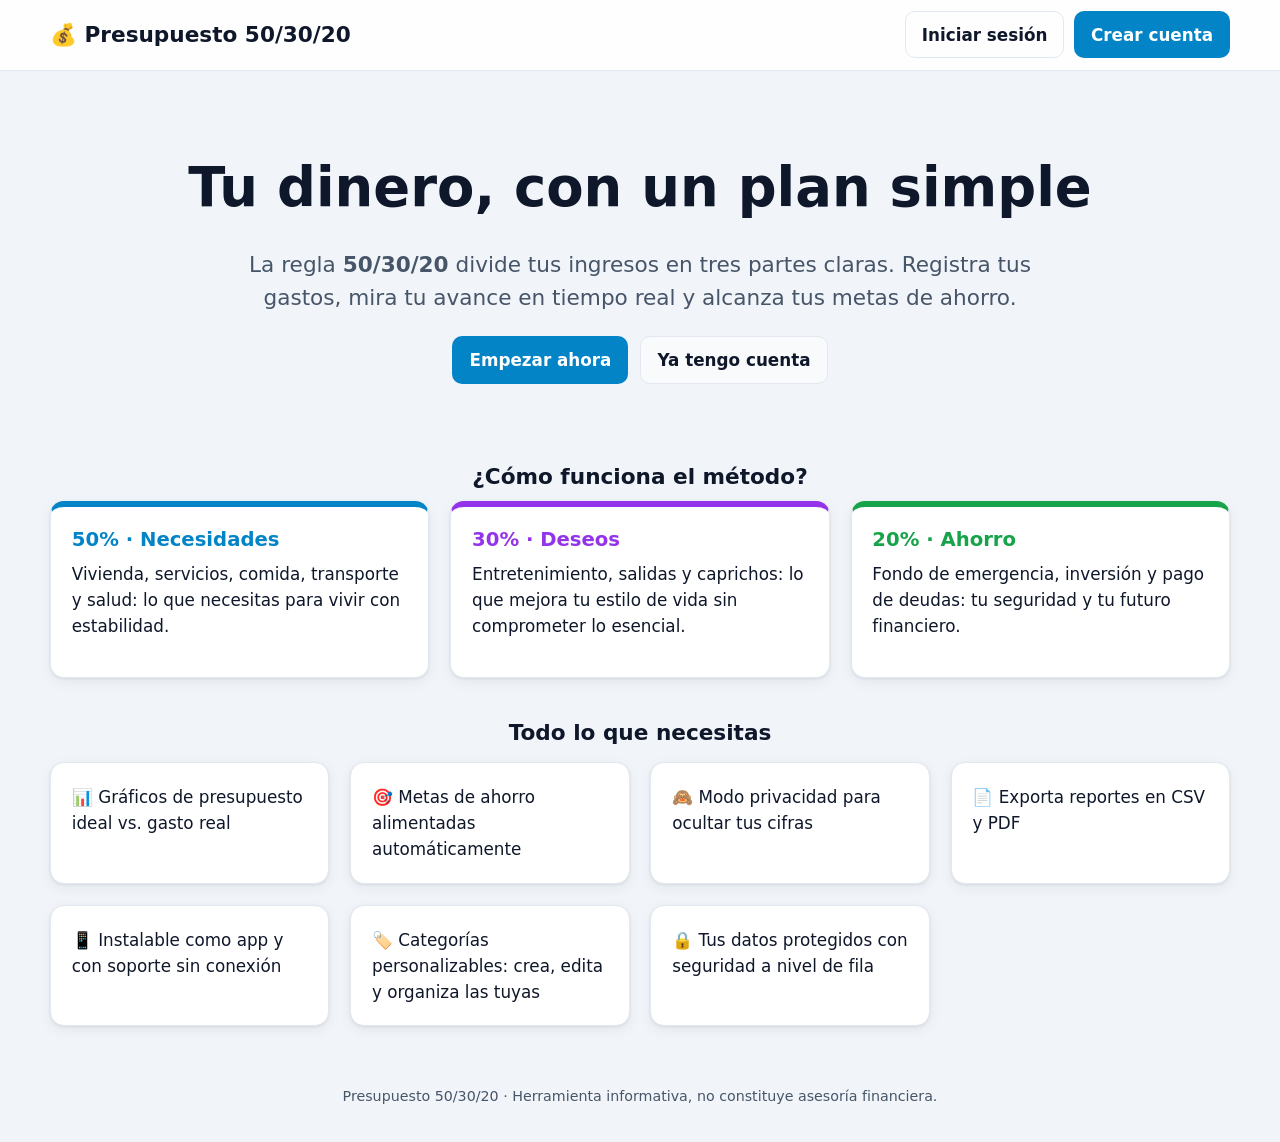
<file: index.html>
<!DOCTYPE html>
<html lang="es">
<head>
  <meta charset="utf-8">
  <meta name="viewport" content="width=device-width, initial-scale=1, viewport-fit=cover">
  <meta http-equiv="Content-Security-Policy" content="default-src 'self'; script-src 'self' 'unsafe-inline' https://esm.sh https://cdn.jsdelivr.net; style-src 'self' 'unsafe-inline' https://cdn.jsdelivr.net; img-src 'self' data: blob:; font-src 'self' data: https://cdn.jsdelivr.net; connect-src 'self' https://*.supabase.co wss://*.supabase.co https://esm.sh https://cdn.jsdelivr.net; manifest-src 'self'; worker-src 'self'; object-src 'none'; base-uri 'self'; form-action 'self'">
  <title>Presupuesto 50/30/20 — Controla tu dinero</title>
  <meta name="description" content="Calculadora de presupuesto personal basada en la regla 50/30/20.">
  <meta name="color-scheme" content="light dark">
  <meta name="theme-color" content="#0284c7">
  <link rel="manifest" href="./manifest.webmanifest">
  <link rel="icon" href="data:image/svg+xml,%3Csvg xmlns='http://www.w3.org/2000/svg' viewBox='0 0 100 100'%3E%3Ctext y='.9em' font-size='90'%3E💰%3C/text%3E%3C/svg%3E">
  <link rel="apple-touch-icon" href="data:image/svg+xml,%3Csvg xmlns='http://www.w3.org/2000/svg' viewBox='0 0 100 100'%3E%3Ctext y='.9em' font-size='90'%3E💰%3C/text%3E%3C/svg%3E">
  <link rel="stylesheet" href="./styles/main.css">
  <script type="importmap">
  {
    "imports": {
      "supabase": "https://esm.sh/@supabase/supabase-js@2.45.4",
      "chart.js": "https://esm.sh/chart.js@4.4.4/auto",
      "sweetalert2": "https://esm.sh/sweetalert2@11.14.5",
      "jspdf": "https://esm.sh/jspdf@2.5.2"
    }
  }
  </script>
</head>
<body>
  <header class="site-header">
    <div class="bar">
      <a class="brand" href="./index.html" aria-label="Inicio — Presupuesto 50/30/20">💰 Presupuesto 50/30/20</a>
      <nav aria-label="Navegación principal">
        <a class="btn ghost" href="./login.html" aria-label="Iniciar sesión">Iniciar sesión</a>
        <a class="btn primary" href="./register.html" aria-label="Crear cuenta gratis">Crear cuenta</a>
      </nav>
    </div>
  </header>

  <main>
    <section aria-labelledby="hero-title" style="text-align:center;padding-block:clamp(1.5rem,5vw,4rem)">
      <h1 id="hero-title" style="font-size:var(--fs-hero)">Tu dinero, con un plan simple</h1>
      <p style="font-size:var(--fs-lg);color:var(--text-muted);max-inline-size:60ch;margin-inline:auto">
        La regla <strong>50/30/20</strong> divide tus ingresos en tres partes claras. Registra tus gastos,
        mira tu avance en tiempo real y alcanza tus metas de ahorro.
      </p>
      <p style="display:flex;gap:.75rem;justify-content:center;flex-wrap:wrap">
        <a class="btn primary" href="./register.html" aria-label="Empezar ahora">Empezar ahora</a>
        <a class="btn" href="./login.html" aria-label="Ya tengo cuenta">Ya tengo cuenta</a>
      </p>
    </section>

    <section aria-labelledby="rule-title">
      <h2 id="rule-title" style="text-align:center">¿Cómo funciona el método?</h2>
      <div style="display:grid;grid-template-columns:repeat(auto-fit,minmax(min(100%,260px),1fr));gap:var(--space)">
        <article class="card" style="border-top:6px solid var(--c-needs)">
          <h3 style="color:var(--c-needs)">50% · Necesidades</h3>
          <p>Vivienda, servicios, comida, transporte y salud: lo que necesitas para vivir con estabilidad.</p>
        </article>
        <article class="card" style="border-top:6px solid var(--c-wants)">
          <h3 style="color:var(--c-wants)">30% · Deseos</h3>
          <p>Entretenimiento, salidas y caprichos: lo que mejora tu estilo de vida sin comprometer lo esencial.</p>
        </article>
        <article class="card" style="border-top:6px solid var(--c-save)">
          <h3 style="color:var(--c-save)">20% · Ahorro</h3>
          <p>Fondo de emergencia, inversión y pago de deudas: tu seguridad y tu futuro financiero.</p>
        </article>
      </div>
    </section>

    <section aria-labelledby="features-title" style="margin-top:calc(var(--space)*2)">
      <h2 id="features-title" style="text-align:center">Todo lo que necesitas</h2>
      <ul style="display:grid;grid-template-columns:repeat(auto-fit,minmax(min(100%,240px),1fr));gap:var(--space);list-style:none;padding:0">
        <li class="card">📊 Gráficos de presupuesto ideal vs. gasto real</li>
        <li class="card">🎯 Metas de ahorro alimentadas automáticamente</li>
        <li class="card">🙈 Modo privacidad para ocultar tus cifras</li>
        <li class="card">📄 Exporta reportes en CSV y PDF</li>
        <li class="card">📱 Instalable como app y con soporte sin conexión</li>
        <li class="card">🏷️ Categorías personalizables: crea, edita y organiza las tuyas</li>
        <li class="card">🔒 Tus datos protegidos con seguridad a nivel de fila</li>
      </ul>
    </section>
  </main>

  <footer class="site-footer"><p>Presupuesto 50/30/20 · Herramienta informativa, no constituye asesoría financiera.</p></footer>
  <script type="module" src="./js/utils/helpers.js"></script>
</body>
</html>
</file>
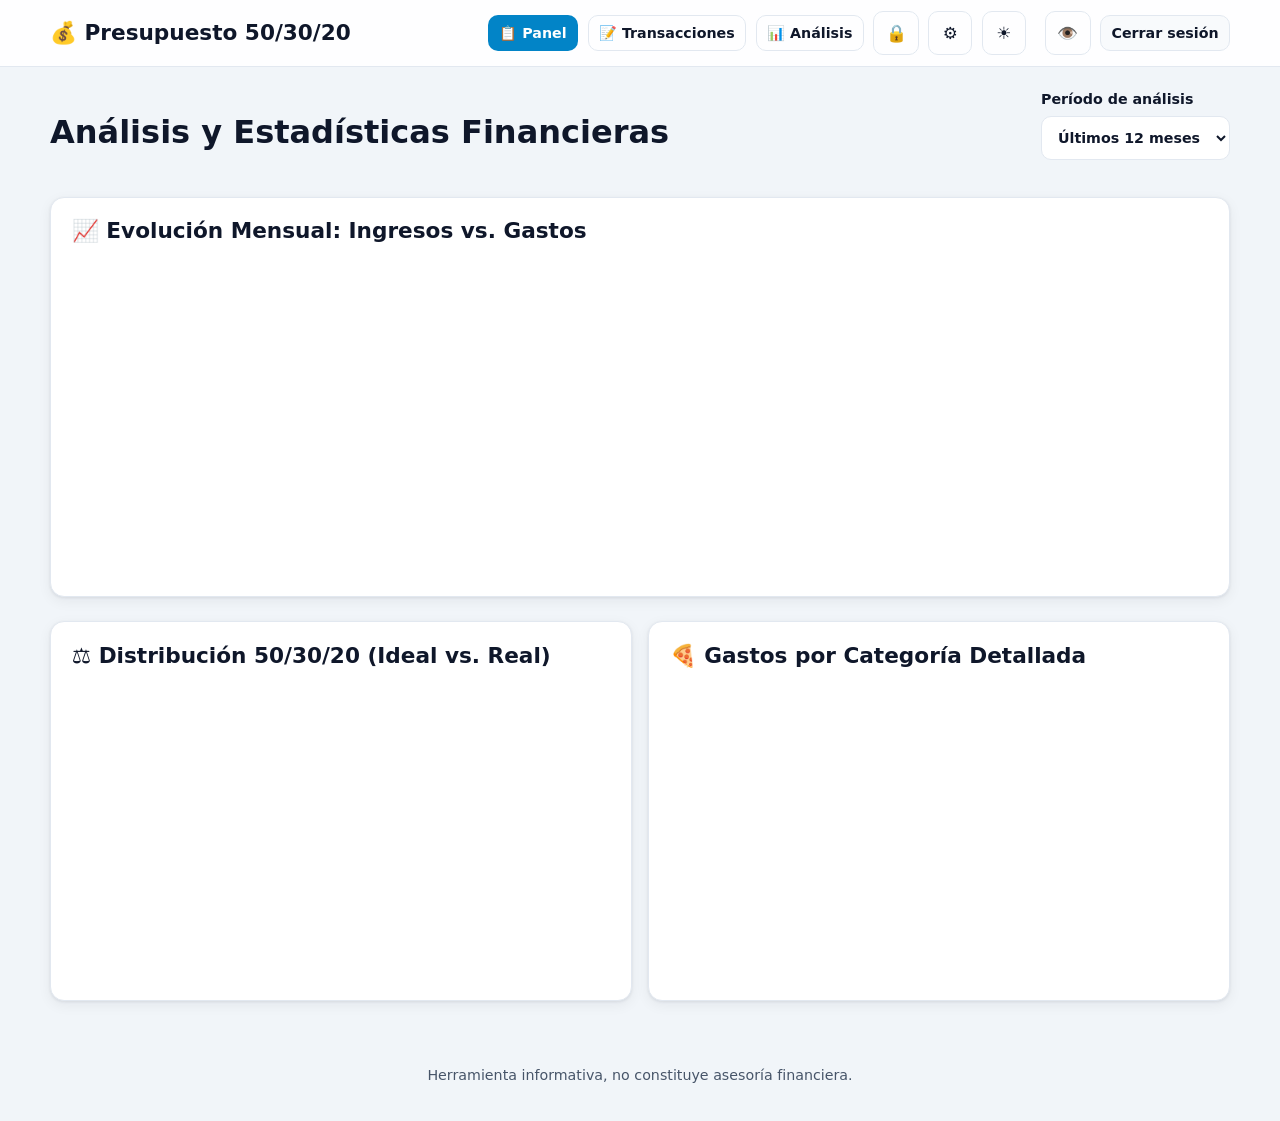
<file: analytics.html>
<!DOCTYPE html>
<html lang="es">
<head>
  <meta charset="utf-8">
  <meta name="viewport" content="width=device-width, initial-scale=1, viewport-fit=cover">
  <meta http-equiv="Content-Security-Policy" content="default-src 'self'; script-src 'self' 'unsafe-inline' https://esm.sh https://cdn.jsdelivr.net; style-src 'self' 'unsafe-inline' https://cdn.jsdelivr.net; img-src 'self' data: blob:; font-src 'self' data: https://cdn.jsdelivr.net; connect-src 'self' https://*.supabase.co wss://*.supabase.co https://esm.sh https://cdn.jsdelivr.net; manifest-src 'self'; worker-src 'self'; object-src 'none'; base-uri 'self'; form-action 'self'">
  <title>Análisis y Estadísticas — Presupuesto 50/30/20</title>
  <meta name="description" content="Análisis visual, tendencias de gastos e ingresos y desglose por categorías.">
  <meta name="color-scheme" content="light dark">
  <meta name="theme-color" content="#0284c7">
  <link rel="manifest" href="./manifest.webmanifest">
  <link rel="icon" href="data:image/svg+xml,%3Csvg xmlns='http://www.w3.org/2000/svg' viewBox='0 0 100 100'%3E%3Ctext y='.9em' font-size='90'%3E📊%3C/text%3E%3C/svg%3E">
  <link rel="stylesheet" href="./styles/main.css">
  <link rel="stylesheet" href="./styles/dashboard.css">
  <link rel="icon" href="data:image/svg+xml,%3Csvg xmlns='http://www.w3.org/2000/svg' viewBox='0 0 100 100'%3E%3Ctext y='.9em' font-size='90'%3E💰%3C/text%3E%3C/svg%3E">
  <script type="importmap">
  {
    "imports": {
      "supabase": "https://esm.sh/@supabase/supabase-js@2.45.4",
      "chart.js": "https://esm.sh/chart.js@4.4.4/auto",
      "sweetalert2": "https://esm.sh/sweetalert2@11.14.5"
    }
  }
  </script>
</head>
<body>
  <header class="site-header">
    <div class="bar">
      <a class="brand" href="./dashboard.html" aria-label="Panel principal">💰 Presupuesto 50/30/20</a>
      <nav aria-label="Navegación de la cuenta">
  <a class="btn primary small" href="./dashboard.html" aria-current="page">📋 Panel</a>
  <a class="btn ghost small" href="./transactions.html">📝 Transacciones</a>
  <a class="btn ghost small" href="./analytics.html">📊 Análisis</a>
  <button class="btn icon ghost" id="btn-lock-now" type="button" aria-label="Bloquear pantalla" title="Bloquear pantalla ahora">🔒</button>
  <button class="btn icon ghost" id="btn-security-settings" type="button" aria-label="Ajustes de PIN y Biometría" title="Seguridad y PIN">⚙️</button>
  <button class="btn icon ghost" id="btn-theme-toggle" type="button" aria-label="Cambiar tema" title="Cambiar tema">☀️</button>
  <span class="user-email" id="nav-email" aria-live="polite"></span>
  <button class="btn icon ghost" id="btn-stealth" type="button" aria-pressed="false" aria-label="Activar modo privacidad" title="Modo privacidad">👁️</button>
  <button class="btn small" id="btn-logout" type="button" aria-label="Cerrar sesión">Cerrar sesión</button>
</nav>
    </div>
  </header>

  <main>
    <div class="dash-head">
      <h1>Análisis y Estadísticas Financieras</h1>
      <div class="toolbar no-print" role="search" aria-label="Filtro de período">
        <label for="f-analytics-period">Período de análisis
          <select id="f-analytics-period">
            <option value="6_meses">Últimos 6 meses</option>
            <option value="12_meses" selected>Últimos 12 meses</option>
            <option value="todos">Todo el historial</option>
          </select>
        </label>
      </div>
    </div>

    <div class="panels" style="grid-template-columns: 1fr;">
      <!-- Gráfico 1: Evolución Temporal -->
      <section class="card" aria-labelledby="chart-trend-title">
        <h2 id="chart-trend-title">📈 Evolución Mensual: Ingresos vs. Gastos</h2>
        <div class="chart-box" style="height: 320px;">
          <canvas id="chart-trend" role="img" aria-label="Gráfico de líneas: tendencia mensual de ingresos y gastos"></canvas>
        </div>
      </section>

      <!-- Gráficos secundarios -->
      <div style="display: grid; grid-template-columns: repeat(auto-fit, minmax(300px, 1fr)); gap: 1rem;">
        <!-- Gráfico 2: Presupuesto Ideal vs Real (50/30/20) -->
        <section class="card" aria-labelledby="chart-rules-title">
          <h2 id="chart-rules-title">⚖️ Distribución 50/30/20 (Ideal vs. Real)</h2>
          <div class="chart-box" style="height: 300px;">
            <canvas id="chart-rules" role="img" aria-label="Gráfico de dona: regla 50/30/20"></canvas>
          </div>
        </section>

        <!-- Gráfico 3: Desglose por Categoría Detallada -->
        <section class="card" aria-labelledby="chart-cat-title">
          <h2 id="chart-cat-title">🍕 Gastos por Categoría Detallada</h2>
          <div class="chart-box" style="height: 300px;">
            <canvas id="chart-categories" role="img" aria-label="Gráfico de dona: desglose por categoría"></canvas>
          </div>
        </section>
      </div>
    </div>
  </main>

  <footer class="site-footer"><p>Herramienta informativa, no constituye asesoría financiera.</p></footer>
  <script type="module" src="./js/controllers/analyticsController.js"></script>
</body>
</html>
</file>
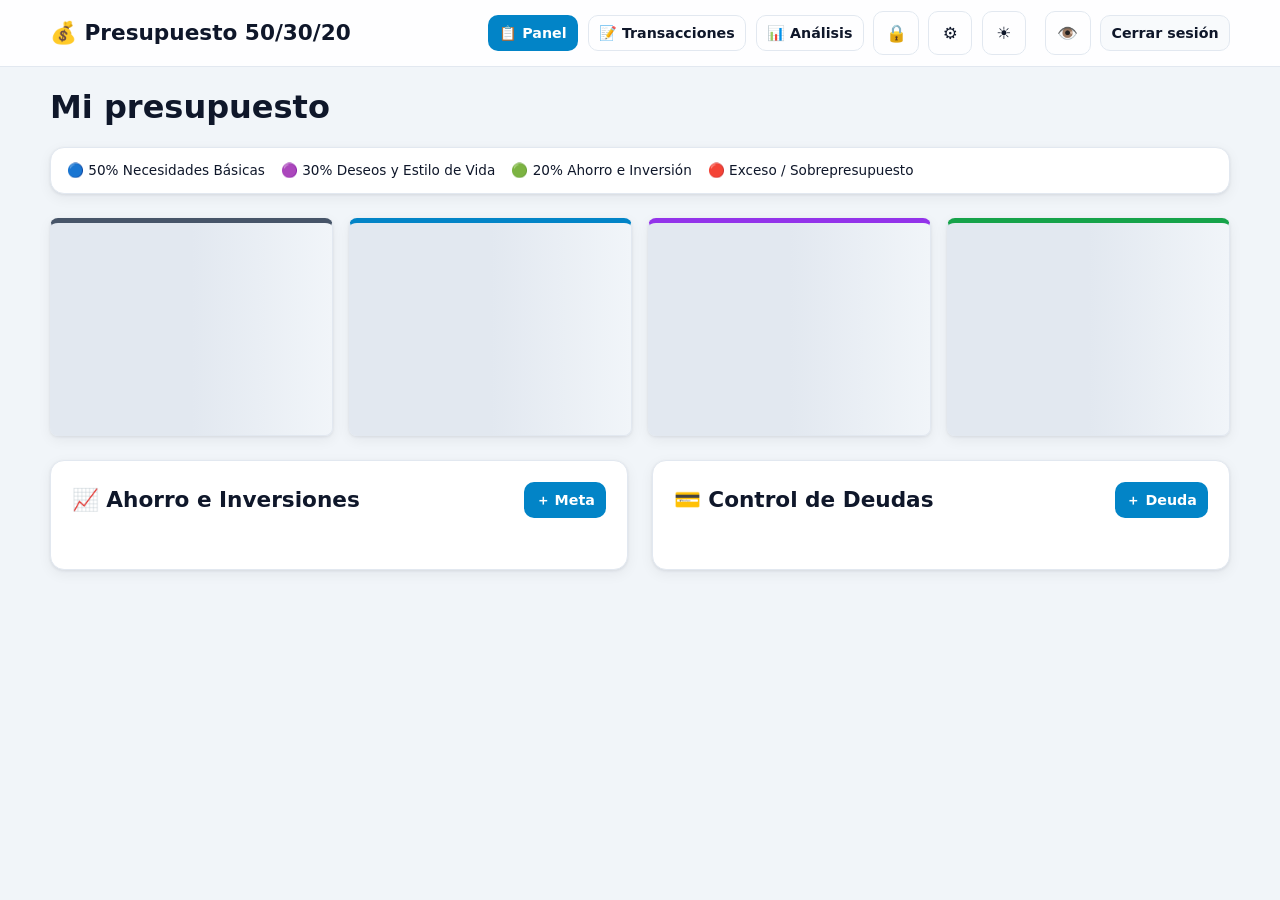
<file: dashboard.html>
<!DOCTYPE html>
<html lang="es">
<head>
  <meta charset="utf-8">
  <meta name="viewport" content="width=device-width, initial-scale=1, viewport-fit=cover">
  <title>Panel — Presupuesto 50/30/20</title>
  <link rel="stylesheet" href="./styles/main.css">
  <link rel="stylesheet" href="./styles/dashboard.css">
  <link rel="icon" href="data:image/svg+xml,%3Csvg xmlns='http://www.w3.org/2000/svg' viewBox='0 0 100 100'%3E%3Ctext y='.9em' font-size='90'%3E💰%3C/text%3E%3C/svg%3E">
  <style>
    /* Estructura garantizada para la rejilla del panel */
    .kpi-grid {
      display: grid !important;
      grid-template-columns: repeat(auto-fit, minmax(220px, 1fr)) !important;
      gap: 1rem !important;
      margin-bottom: 1.5rem !important;
    }
    .panels {
      display: grid !important;
      grid-template-columns: repeat(auto-fit, minmax(320px, 1fr)) !important;
      gap: 1.5rem !important;
    }
    .budget-legend {
      display: flex !important;
      flex-wrap: wrap !important;
      gap: 1rem !important;
      list-style: none !important;
      padding: 0.75rem 1rem !important;
      margin-bottom: 1.5rem !important;
    }
    .budget-legend li {
      display: inline-flex !important;
      align-items: center !important;
      gap: 0.4rem !important;
      font-size: 0.85rem !important;
    }
  </style>
  <script type="importmap">
  {
    "imports": {
      "supabase": "https://esm.sh/@supabase/supabase-js@2.45.4",
      "sweetalert2": "https://esm.sh/sweetalert2@11.14.5",
      "jspdf": "https://esm.sh/jspdf@2.5.2"
    }
  }
  </script>
</head>
<body>
  <header class="site-header">
    <div class="bar">
      <a class="brand" href="./dashboard.html" aria-label="Panel principal">💰 Presupuesto 50/30/20</a>
      <nav aria-label="Navegación de la cuenta">
  <a class="btn primary small" href="./dashboard.html" aria-current="page">📋 Panel</a>
  <a class="btn ghost small" href="./transactions.html">📝 Transacciones</a>
  <a class="btn ghost small" href="./analytics.html">📊 Análisis</a>
  <button class="btn icon ghost" id="btn-lock-now" type="button" aria-label="Bloquear pantalla" title="Bloquear pantalla ahora">🔒</button>
  <button class="btn icon ghost" id="btn-security-settings" type="button" aria-label="Ajustes de PIN y Biometría" title="Seguridad y PIN">⚙️</button>
  <button class="btn icon ghost" id="btn-theme-toggle" type="button" aria-label="Cambiar tema" title="Cambiar tema">☀️</button>
  <span class="user-email" id="nav-email" aria-live="polite"></span>
  <button class="btn icon ghost" id="btn-stealth" type="button" aria-pressed="false" aria-label="Activar modo privacidad" title="Modo privacidad">👁️</button>
  <button class="btn small" id="btn-logout" type="button" aria-label="Cerrar sesión">Cerrar sesión</button>
</nav>
    </div>
  </header>

  <main>
    <div class="dash-head">
      <h1>Mi presupuesto</h1>
    </div>

    <!-- Banner de configuración de ingreso -->
    <section class="card onboarding-banner no-print" id="onboarding" aria-labelledby="onb-title" hidden>
      <div>
        <h2 id="onb-title" style="margin:0 0 .25rem">👋 Configura tu ingreso mensual</h2>
        <p>Define tu ingreso base y tu divisa para desbloquear el cálculo de tus topes 50/30/20.</p>
      </div>
      <button class="btn primary" id="btn-onboard" type="button">Configurar ahora</button>
    </section>

    <!-- Leyenda de distribución -->
    <ul class="card budget-legend" aria-label="Leyenda del presupuesto">
      <li>🔵 50% Necesidades Básicas</li>
      <li>🟣 30% Deseos y Estilo de Vida</li>
      <li>🟢 20% Ahorro e Inversión</li>
      <li>🔴 Exceso / Sobrepresupuesto</li>
    </ul>

    <!-- Tarjetas KPI en fila horizontal (4 columnas) -->
    <section aria-label="Indicadores del presupuesto">
      <div class="kpi-grid">
        <article class="card kpi income skeleton" id="kpi-income">
          <div style="display: flex; justify-content: space-between; align-items: flex-start;">
            <span class="kpi-title">Ingreso base</span>
            <button class="btn icon ghost no-print" id="btn-delete-income" type="button" aria-label="Borrar ingreso base" title="Borrar ingreso base" style="padding: 0; font-size: 1.1rem; height: auto;">🗑️</button>
          </div>
          <span class="kpi-value sensitive" data-field="value">$0.00</span>
          <span class="kpi-cap sensitive" data-field="cap">Extra: $0.00</span>
          <div class="progress" role="progressbar" aria-valuemin="0" aria-valuemax="100" aria-valuenow="0"></div>
          <span class="kpi-left sensitive" data-field="left">Cargando…</span>
        </article>

        <article class="card kpi needs skeleton" id="kpi-needs">
          <span class="kpi-title">50% Necesidades</span>
          <span class="kpi-value sensitive" data-field="value">$0.00</span>
          <span class="kpi-cap sensitive" data-field="cap">Tope 50%</span>
          <div class="progress" role="progressbar" aria-valuemin="0" aria-valuemax="100" aria-valuenow="0"></div>
          <span class="kpi-left sensitive" data-field="left">Cargando…</span>
        </article>

        <article class="card kpi wants skeleton" id="kpi-wants">
          <span class="kpi-title">30% Deseos</span>
          <span class="kpi-value sensitive" data-field="value">$0.00</span>
          <span class="kpi-cap sensitive" data-field="cap">Tope 30%</span>
          <div class="progress" role="progressbar" aria-valuemin="0" aria-valuemax="100" aria-valuenow="0"></div>
          <span class="kpi-left sensitive" data-field="left">Cargando…</span>
        </article>

        <article class="card kpi save skeleton" id="kpi-save">
          <span class="kpi-title">20% Ahorro</span>
          <span class="kpi-value sensitive" data-field="value">$0.00</span>
          <span class="kpi-cap sensitive" data-field="cap">Tope 20%</span>
          <div class="progress" role="progressbar" aria-valuemin="0" aria-valuemax="100" aria-valuenow="0"></div>
          <span class="kpi-left sensitive" data-field="left">Cargando…</span>
        </article>
      </div>
    </section>

    <!-- Metas y Deudas organizadas en 2 columnas paralelas -->
    <div class="panels">
      <section class="card goals" aria-labelledby="goals-title">
        <div class="goal-head" style="display:flex; justify-content:space-between; align-items:center; margin-bottom:1rem;">
          <h2 id="goals-title" style="margin:0;">📈 Ahorro e Inversiones</h2>
          <button class="btn small primary no-print" id="btn-goal" type="button">＋ Meta</button>
        </div>
        <div id="goals-list" aria-live="polite"></div>
      </section>

      <section class="card debts" aria-labelledby="debts-title">
        <div class="goal-head" style="display:flex; justify-content:space-between; align-items:center; margin-bottom:1rem;">
          <h2 id="debts-title" style="margin:0;">💳 Control de Deudas</h2>
          <button class="btn small primary no-print" id="btn-debt" type="button">＋ Deuda</button>
        </div>
        <div id="debts-list" aria-live="polite"></div>
      </section>
    </div>
  </main>

  <script type="module" src="./js/controllers/dashboardController.js"></script>
</body>
</html>
</file>
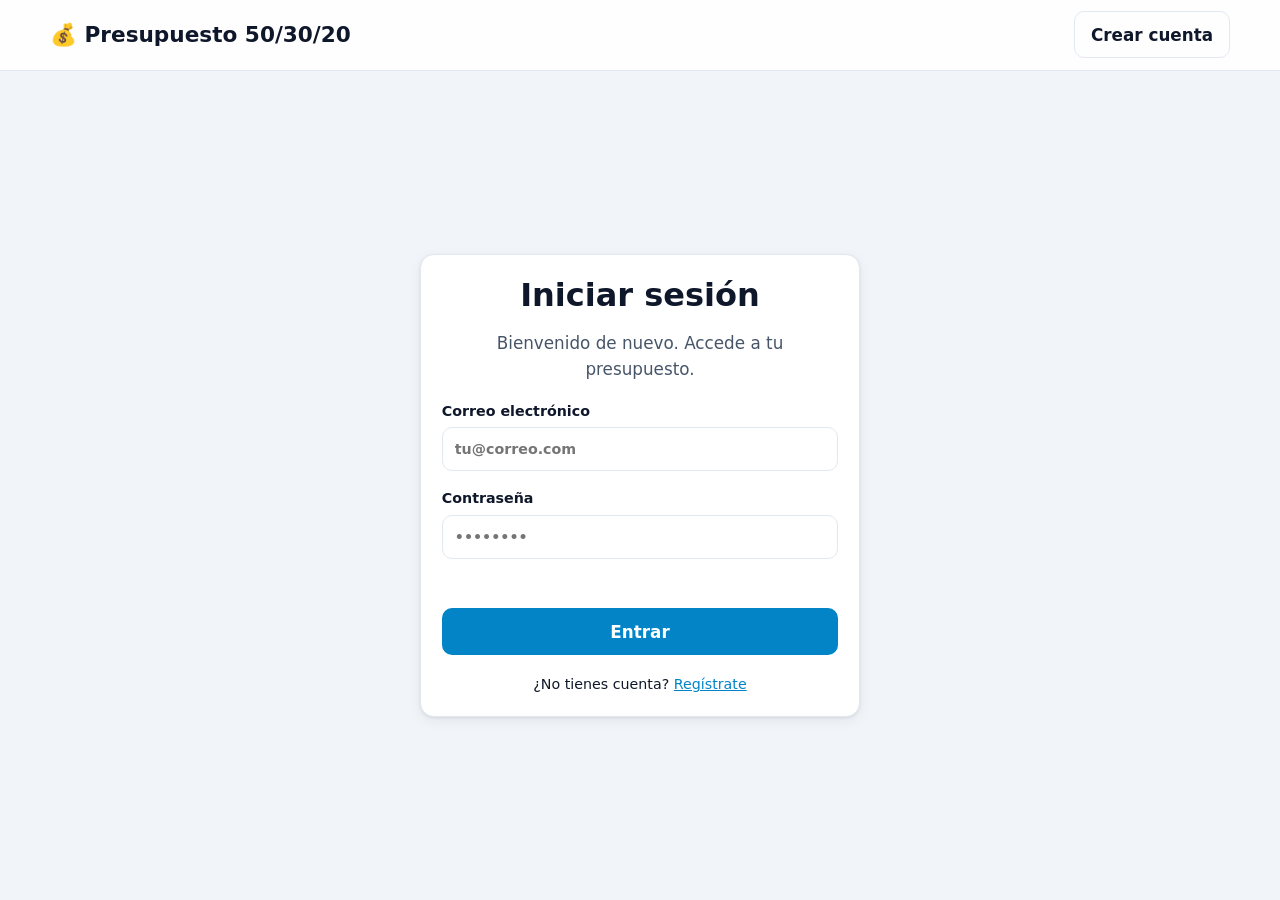
<file: login.html>
<!DOCTYPE html>
<html lang="es">
<head>
  <meta charset="utf-8">
  <meta name="viewport" content="width=device-width, initial-scale=1, viewport-fit=cover">
  <meta http-equiv="Content-Security-Policy" content="default-src 'self'; script-src 'self' 'unsafe-inline' https://esm.sh https://cdn.jsdelivr.net; style-src 'self' 'unsafe-inline' https://cdn.jsdelivr.net; img-src 'self' data: blob:; font-src 'self' data: https://cdn.jsdelivr.net; connect-src 'self' https://*.supabase.co wss://*.supabase.co https://esm.sh https://cdn.jsdelivr.net; manifest-src 'self'; worker-src 'self'; object-src 'none'; base-uri 'self'; form-action 'self'">
  <title>Iniciar sesión — Presupuesto 50/30/20</title>
  <meta name="description" content="Accede a tu panel de presupuesto.">
  <meta name="color-scheme" content="light dark">
  <meta name="theme-color" content="#0284c7">
  <link rel="manifest" href="./manifest.webmanifest">
  <link rel="icon" href="data:image/svg+xml,%3Csvg xmlns='http://www.w3.org/2000/svg' viewBox='0 0 100 100'%3E%3Ctext y='.9em' font-size='90'%3E💰%3C/text%3E%3C/svg%3E">
  <link rel="apple-touch-icon" href="data:image/svg+xml,%3Csvg xmlns='http://www.w3.org/2000/svg' viewBox='0 0 100 100'%3E%3Ctext y='.9em' font-size='90'%3E💰%3C/text%3E%3C/svg%3E">
  <link rel="stylesheet" href="./styles/main.css">
  <link rel="stylesheet" href="./styles/auth.css">
  <script type="importmap">
  {
    "imports": {
      "supabase": "https://esm.sh/@supabase/supabase-js@2.45.4",
      "chart.js": "https://esm.sh/chart.js@4.4.4/auto",
      "sweetalert2": "https://esm.sh/sweetalert2@11.14.5",
      "jspdf": "https://esm.sh/jspdf@2.5.2"
    }
  }
  </script>
</head>
<body>
  <header class="site-header">
    <div class="bar">
      <a class="brand" href="./index.html" aria-label="Ir al inicio">💰 Presupuesto 50/30/20</a>
      <nav aria-label="Navegación principal">
        <a class="btn ghost" href="./register.html" aria-label="Crear cuenta">Crear cuenta</a>
      </nav>
    </div>
  </header>

  <main class="auth-main">
    <section class="card auth-card" aria-labelledby="login-title">
      <header>
        <h1 id="login-title">Iniciar sesión</h1>
        <p>Bienvenido de nuevo. Accede a tu presupuesto.</p>
      </header>
      <form id="login-form" method="post" novalidate>
        <label for="email">Correo electrónico
          <input id="email" name="email" type="email" autocomplete="email" required placeholder="tu@correo.com">
        </label>
        <label for="password">Contraseña
          <input id="password" name="password" type="password" autocomplete="current-password" required minlength="6" placeholder="••••••••">
        </label>
        <p class="error-msg" id="login-error" role="alert" aria-live="polite"></p>
        <button class="btn primary" type="submit" id="login-submit" aria-label="Entrar a mi cuenta">Entrar</button>
      </form>
      <p class="switch">¿No tienes cuenta? <a href="./register.html">Regístrate</a></p>
    </section>
  </main>

  <script type="module" src="./js/controllers/loginController.js"></script>
</body>
</html>
</file>
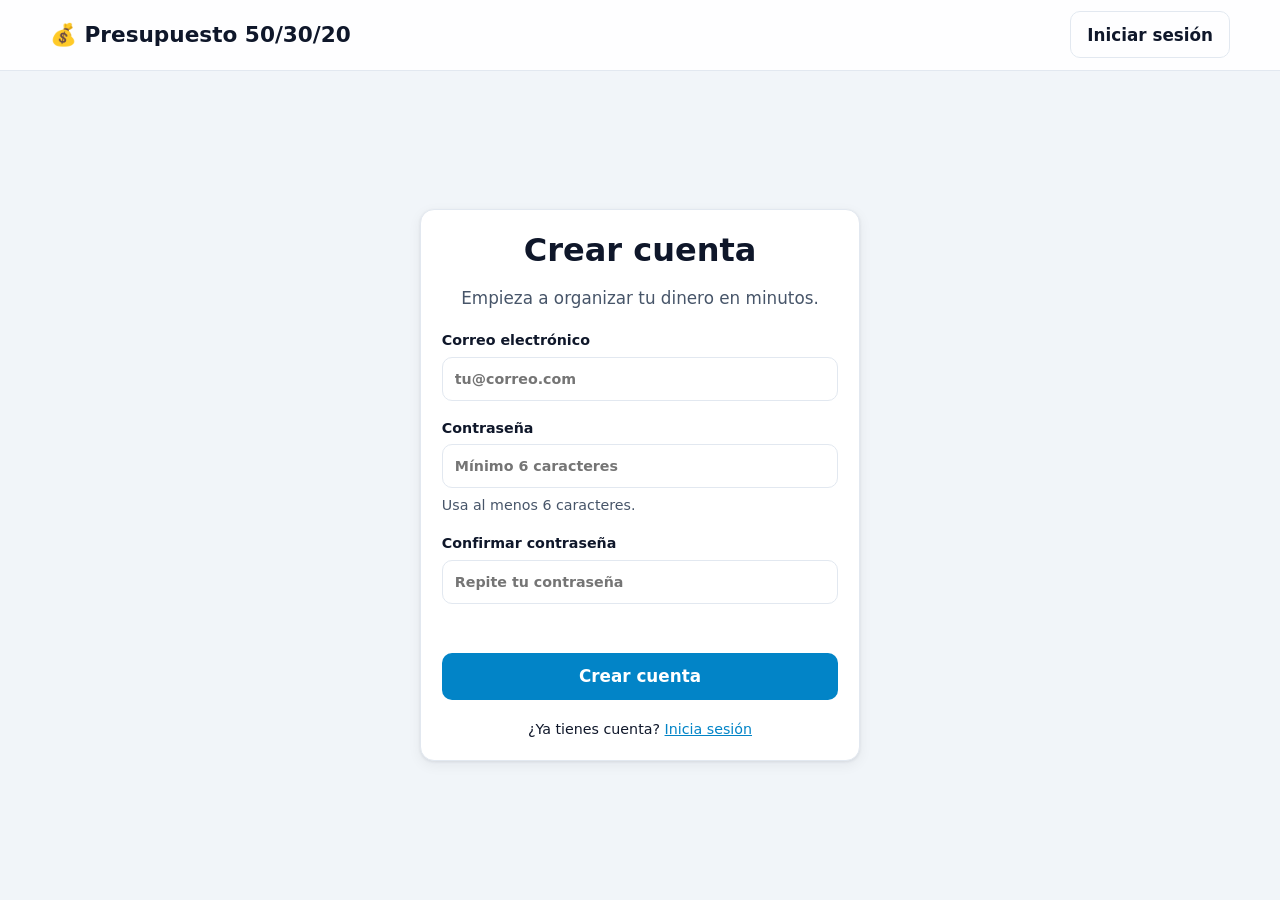
<file: register.html>
<!DOCTYPE html>
<html lang="es">
<head>
  <meta charset="utf-8">
  <meta name="viewport" content="width=device-width, initial-scale=1, viewport-fit=cover">
  <meta http-equiv="Content-Security-Policy" content="default-src 'self'; script-src 'self' 'unsafe-inline' https://esm.sh https://cdn.jsdelivr.net; style-src 'self' 'unsafe-inline' https://cdn.jsdelivr.net; img-src 'self' data: blob:; font-src 'self' data: https://cdn.jsdelivr.net; connect-src 'self' https://*.supabase.co wss://*.supabase.co https://esm.sh https://cdn.jsdelivr.net; manifest-src 'self'; worker-src 'self'; object-src 'none'; base-uri 'self'; form-action 'self'">
  <title>Crear cuenta — Presupuesto 50/30/20</title>
  <meta name="description" content="Crea tu cuenta gratuita y empieza a controlar tus gastos.">
  <meta name="color-scheme" content="light dark">
  <meta name="theme-color" content="#0284c7">
  <link rel="manifest" href="./manifest.webmanifest">
  <link rel="icon" href="data:image/svg+xml,%3Csvg xmlns='http://www.w3.org/2000/svg' viewBox='0 0 100 100'%3E%3Ctext y='.9em' font-size='90'%3E💰%3C/text%3E%3C/svg%3E">
  <link rel="apple-touch-icon" href="data:image/svg+xml,%3Csvg xmlns='http://www.w3.org/2000/svg' viewBox='0 0 100 100'%3E%3Ctext y='.9em' font-size='90'%3E💰%3C/text%3E%3C/svg%3E">
  <link rel="stylesheet" href="./styles/main.css">
  <link rel="stylesheet" href="./styles/auth.css">
  <script type="importmap">
  {
    "imports": {
      "supabase": "https://esm.sh/@supabase/supabase-js@2.45.4",
      "chart.js": "https://esm.sh/chart.js@4.4.4/auto",
      "sweetalert2": "https://esm.sh/sweetalert2@11.14.5",
      "jspdf": "https://esm.sh/jspdf@2.5.2"
    }
  }
  </script>
</head>
<body>
  <header class="site-header">
    <div class="bar">
      <a class="brand" href="./index.html" aria-label="Ir al inicio">💰 Presupuesto 50/30/20</a>
      <nav aria-label="Navegación principal">
        <a class="btn ghost" href="./login.html" aria-label="Iniciar sesión">Iniciar sesión</a>
      </nav>
    </div>
  </header>

  <main class="auth-main">
    <section class="card auth-card" aria-labelledby="register-title">
      <header>
        <h1 id="register-title">Crear cuenta</h1>
        <p>Empieza a organizar tu dinero en minutos.</p>
      </header>
      <form id="register-form" method="post" novalidate>
        <label for="email">Correo electrónico
          <input id="email" name="email" type="email" autocomplete="email" required placeholder="tu@correo.com">
        </label>
        <label for="password">Contraseña
          <input id="password" name="password" type="password" autocomplete="new-password" required minlength="6" placeholder="Mínimo 6 caracteres">
          <span class="hint">Usa al menos 6 caracteres.</span>
        </label>
        <label for="confirm">Confirmar contraseña
          <input id="confirm" name="confirm" type="password" autocomplete="new-password" required minlength="6" placeholder="Repite tu contraseña">
        </label>
        <p class="error-msg" id="register-error" role="alert" aria-live="polite"></p>
        <button class="btn primary" type="submit" id="register-submit" aria-label="Crear mi cuenta">Crear cuenta</button>
      </form>
      <p class="switch">¿Ya tienes cuenta? <a href="./login.html">Inicia sesión</a></p>
    </section>
  </main>

  <script type="module" src="./js/controllers/registerController.js"></script>
</body>
</html>
</file>
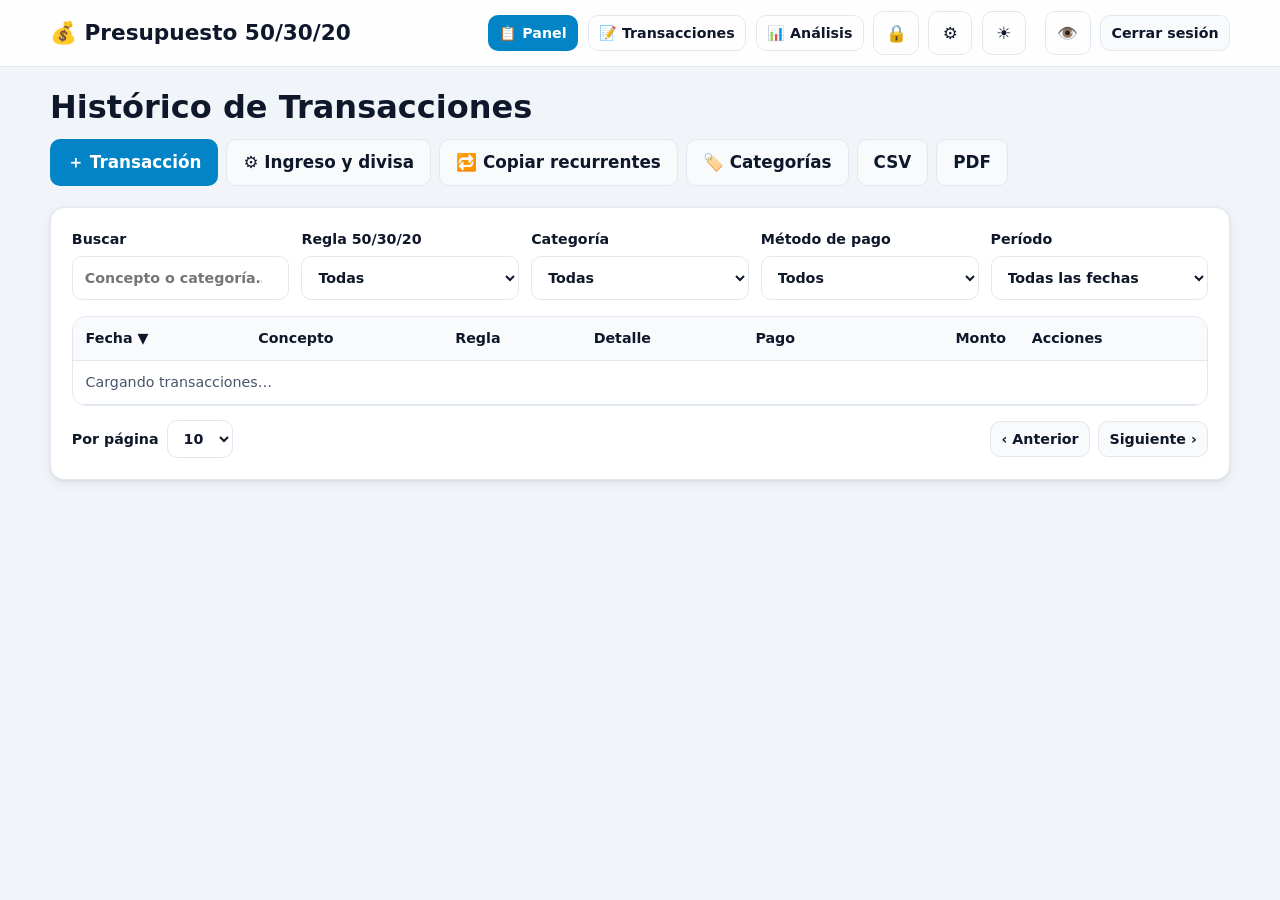
<file: transactions.html>
<!DOCTYPE html>
<html lang="es">
<head>
  <meta charset="utf-8">
  <meta name="viewport" content="width=device-width, initial-scale=1, viewport-fit=cover">
  <title>Transacciones — Presupuesto 50/30/20</title>
  <link rel="stylesheet" href="./styles/main.css">
  <link rel="stylesheet" href="./styles/dashboard.css">
  <link rel="icon" href="data:image/svg+xml,%3Csvg xmlns='http://www.w3.org/2000/svg' viewBox='0 0 100 100'%3E%3Ctext y='.9em' font-size='90'%3E💰%3C/text%3E%3C/svg%3E">
  <script type="importmap">
  {
    "imports": {
      "supabase": "https://esm.sh/@supabase/supabase-js@2.45.4",
      "sweetalert2": "https://esm.sh/sweetalert2@11.14.5",
      "jspdf": "https://esm.sh/jspdf@2.5.2"
    }
  }
  </script>
</head>
<body>
  <header class="site-header">
    <div class="bar">
      <a class="brand" href="./dashboard.html" aria-label="Panel principal">💰 Presupuesto 50/30/20</a>
      <nav aria-label="Navegación de la cuenta">
  <a class="btn primary small" href="./dashboard.html" aria-current="page">📋 Panel</a>
  <a class="btn ghost small" href="./transactions.html">📝 Transacciones</a>
  <a class="btn ghost small" href="./analytics.html">📊 Análisis</a>
  <button class="btn icon ghost" id="btn-lock-now" type="button" aria-label="Bloquear pantalla" title="Bloquear pantalla ahora">🔒</button>
  <button class="btn icon ghost" id="btn-security-settings" type="button" aria-label="Ajustes de PIN y Biometría" title="Seguridad y PIN">⚙️</button>
  <button class="btn icon ghost" id="btn-theme-toggle" type="button" aria-label="Cambiar tema" title="Cambiar tema">☀️</button>
  <span class="user-email" id="nav-email" aria-live="polite"></span>
  <button class="btn icon ghost" id="btn-stealth" type="button" aria-pressed="false" aria-label="Activar modo privacidad" title="Modo privacidad">👁️</button>
  <button class="btn small" id="btn-logout" type="button" aria-label="Cerrar sesión">Cerrar sesión</button>
</nav>
    </div>
  </header>

  <main>
    <div class="dash-head">
      <h1>Histórico de Transacciones</h1>
      <div class="actions no-print">
        <button class="btn primary" id="btn-add" type="button">＋ Transacción</button>
        <button class="btn" id="btn-income" type="button">⚙️ Ingreso y divisa</button>
        <button class="btn" id="btn-clone" type="button">🔁 Copiar recurrentes</button>
        <button class="btn" id="btn-categories" type="button">🏷️ Categorías</button>
        <button class="btn" id="btn-csv" type="button">CSV</button>
        <button class="btn" id="btn-pdf" type="button">PDF</button>
      </div>
    </div>

    <section class="card" aria-labelledby="tx-title">
      <div class="toolbar no-print" role="search">
        <label for="f-search">Buscar
          <input id="f-search" type="search" placeholder="Concepto o categoría…" autocomplete="off">
        </label>
        <label for="f-rule">Regla 50/30/20
          <select id="f-rule">
            <option value="todas">Todas</option>
            <option value="necesidades">50% Necesidades</option>
            <option value="deseos">30% Deseos</option>
            <option value="ahorro">20% Ahorro</option>
          </select>
        </label>
        <label for="f-category">Categoría
          <select id="f-category">
            <option value="todas">Todas</option>
          </select>
        </label>
        <label for="f-method">Método de pago
          <select id="f-method">
            <option value="todos">Todos</option>
            <option value="efectivo">Efectivo</option>
            <option value="debito">Débito</option>
            <option value="credito">Crédito</option>
            <option value="transferencia">Transferencia</option>
          </select>
        </label>
        <label for="f-period">Período
          <select id="f-period">
            <option value="todos">Todas las fechas</option>
            <option value="mes_actual">Mes actual</option>
            <option value="mes_anterior">Mes anterior</option>
            <option value="anio">Año completo</option>
          </select>
        </label>
      </div>

      <div class="table-wrap">
        <table class="tx-table" id="tx-table">
          <thead>
            <tr>
              <th scope="col" data-sort="fecha" tabindex="0" aria-sort="descending">Fecha</th>
              <th scope="col">Concepto</th>
              <th scope="col">Regla</th>
              <th scope="col">Detalle</th>
              <th scope="col">Pago</th>
              <th scope="col" class="num" data-sort="monto" tabindex="0">Monto</th>
              <th scope="col" class="no-print">Acciones</th>
            </tr>
          </thead>
          <tbody id="tx-body">
            <tr><td colspan="7" class="empty-state">Cargando transacciones…</td></tr>
          </tbody>
        </table>
      </div>

      <div class="pagination no-print">
        <label for="page-size" style="display:inline-flex;align-items:center;gap:.5rem">Por página
          <select id="page-size">
            <option value="10">10</option>
            <option value="25">25</option>
            <option value="50">50</option>
          </select>
        </label>
        <span id="page-info" aria-live="polite"></span>
        <span class="pager">
          <button class="btn small" id="page-prev" type="button">‹ Anterior</button>
          <button class="btn small" id="page-next" type="button">Siguiente ›</button>
        </span>
      </div>
    </section>
  </main>

  <script type="module" src="./js/controllers/transactionsController.js"></script>
</body>
</html>
</file>
<file: styles/main.css>
/* =====================================================================
   main.css — Variables adaptativas, tipografía fluida, esqueletos y print
   ===================================================================== */

:root {
  color-scheme: light dark;

  /* Colores de marca (leyenda 50/30/20) */
  --c-needs: #0284c7;
  --c-wants: #9333ea;
  --c-save: #16a34a;
  --c-over: #dc2626;

  /* Tema claro */
  --bg: #f1f5f9;
  --surface: #ffffff;
  --surface-2: #f8fafc;
  --text: #0f172a;
  --text-muted: #475569;
  --border: #e2e8f0;
  --shadow: 0 1px 3px rgb(15 23 42 / 0.08), 0 4px 14px rgb(15 23 42 / 0.06);
  --skeleton-a: #e2e8f0;
  --skeleton-b: #f1f5f9;
  --focus: #0284c7;

  /* Tipografía fluida */
  --fs-sm: clamp(0.8rem, 0.77rem + 0.15vw, 0.9rem);
  --fs-base: clamp(0.95rem, 0.9rem + 0.25vw, 1.05rem);
  --fs-lg: clamp(1.1rem, 1rem + 0.5vw, 1.35rem);
  --fs-xl: clamp(1.35rem, 1.1rem + 1.2vw, 2rem);
  --fs-hero: clamp(1.9rem, 1.3rem + 3vw, 3.4rem);

  --radius: 14px;
  --space: clamp(0.75rem, 0.5rem + 1vw, 1.5rem);
  --font: system-ui, -apple-system, 'Segoe UI', Roboto, 'Helvetica Neue', Arial, sans-serif;
}

@media (prefers-color-scheme: dark) {
  :root {
    --bg: #0b1220;
    --surface: #131c2e;
    --surface-2: #19243a;
    --text: #e8eefb;
    --text-muted: #9fb0cc;
    --border: #26344f;
    --shadow: 0 1px 3px rgb(0 0 0 / 0.5), 0 6px 20px rgb(0 0 0 / 0.35);
    --skeleton-a: #1d2a44;
    --skeleton-b: #26344f;
    --focus: #38bdf8;
  }
}

*,
*::before,
*::after {
  box-sizing: border-box;
}

html {
  -webkit-text-size-adjust: 100%;
  scroll-behavior: smooth;
}

body {
  margin: 0;
  min-height: 100dvh;
  font-family: var(--font);
  font-size: var(--fs-base);
  line-height: 1.55;
  color: var(--text);
  background: var(--bg);
  display: flex;
  flex-direction: column;
}

main {
  flex: 1;
  width: min(100% - 2 * var(--space), 1180px);
  margin-inline: auto;
  padding-block: var(--space);
}

h1, h2, h3 {
  line-height: 1.2;
  margin: 0 0 0.5em;
}
h1 { font-size: var(--fs-xl); }
h2 { font-size: var(--fs-lg); }
p { margin: 0 0 1em; }

a {
  color: var(--c-needs);
  &:hover { text-decoration: underline; }
}

:focus-visible {
  outline: 3px solid var(--focus);
  outline-offset: 2px;
  border-radius: 6px;
}

.visually-hidden {
  position: absolute !important;
  width: 1px;
  height: 1px;
  overflow: hidden;
  clip: rect(0 0 0 0);
  white-space: nowrap;
}

/* ---------- Cabecera y navegación ---------- */
.site-header {
  position: sticky;
  top: 0;
  z-index: 50;
  background: color-mix(in srgb, var(--surface) 88%, transparent);
  backdrop-filter: blur(10px);
  border-bottom: 1px solid var(--border);

  & .bar {
    width: min(100% - 2 * var(--space), 1180px);
    margin-inline: auto;
    display: flex;
    align-items: center;
    justify-content: space-between;
    gap: 1rem;
    padding-block: 0.7rem;
    flex-wrap: wrap;
  }

  & .brand {
    display: inline-flex;
    align-items: center;
    gap: 0.5rem;
    font-weight: 800;
    font-size: var(--fs-lg);
    color: var(--text);
    text-decoration: none;
  }

  & nav {
    display: flex;
    align-items: center;
    gap: 0.6rem;
    flex-wrap: wrap;
  }

  & .user-email {
    font-size: var(--fs-sm);
    color: var(--text-muted);
    max-inline-size: 22ch;
    overflow: hidden;
    text-overflow: ellipsis;
    white-space: nowrap;
  }
}

/* ---------- Botones ---------- */
.btn {
  --btn-bg: var(--surface-2);
  --btn-fg: var(--text);
  display: inline-flex;
  align-items: center;
  justify-content: center;
  gap: 0.4rem;
  padding: 0.6rem 1rem;
  min-height: 44px;
  border: 1px solid var(--border);
  border-radius: 10px;
  background: var(--btn-bg);
  color: var(--btn-fg);
  font: inherit;
  font-weight: 600;
  cursor: pointer;
  text-decoration: none;
  transition: transform 0.12s ease, filter 0.15s ease, opacity 0.15s ease;

  &:hover { filter: brightness(1.06); text-decoration: none; }
  &:active { transform: translateY(1px); }
  &:disabled,
  &[aria-busy='true'] { opacity: 0.6; cursor: not-allowed; }

  &.primary { --btn-bg: var(--c-needs); --btn-fg: #fff; border-color: transparent; }
  &.success { --btn-bg: var(--c-save); --btn-fg: #fff; border-color: transparent; }
  &.danger { --btn-bg: var(--c-over); --btn-fg: #fff; border-color: transparent; }
  &.ghost { --btn-bg: transparent; }
  &.icon { padding: 0.45rem 0.7rem; min-width: 44px; }
  &.small { min-height: 36px; padding: 0.3rem 0.65rem; font-size: var(--fs-sm); }
}

/* ---------- Formularios ---------- */
label {
  display: grid;
  gap: 0.35rem;
  font-weight: 600;
  font-size: var(--fs-sm);
}

input,
select,
textarea {
  width: 100%;
  min-height: 44px;
  padding: 0.55rem 0.75rem;
  font: inherit;
  color: var(--text);
  background: var(--surface);
  border: 1px solid var(--border);
  border-radius: 10px;

  &:focus-visible { border-color: var(--focus); }
  &:user-invalid { border-color: var(--c-over); }
}

/* ---------- Tarjetas ---------- */
.card {
  background: var(--surface);
  border: 1px solid var(--border);
  border-radius: var(--radius);
  box-shadow: var(--shadow);
  padding: var(--space);
}

/* ---------- Skeleton loaders (sin CLS) ---------- */
.skeleton {
  position: relative;
  overflow: hidden;
  border-radius: 8px;
  color: transparent !important;
  background: linear-gradient(90deg, var(--skeleton-a) 25%, var(--skeleton-b) 50%, var(--skeleton-a) 75%);
  background-size: 200% 100%;
  animation: shimmer 1.4s linear infinite;
  user-select: none;
  pointer-events: none;

  & * { visibility: hidden; }
}

@keyframes shimmer {
  to { background-position: -200% 0; }
}

@media (prefers-reduced-motion: reduce) {
  *, *::before, *::after {
    animation-duration: 0.001ms !important;
    transition-duration: 0.001ms !important;
    scroll-behavior: auto !important;
  }
}

/* ---------- Modo sigilo ---------- */
.stealth .sensitive {
  filter: blur(9px);
  user-select: none;
  transition: filter 0.2s ease;
}

/* ---------- Pie ---------- */
.site-footer {
  text-align: center;
  padding: var(--space);
  color: var(--text-muted);
  font-size: var(--fs-sm);
}

/* ---------- Impresión ---------- */
@media print {
  :root {
    --bg: #fff; --surface: #fff; --surface-2: #fff; --text: #000;
    --text-muted: #333; --border: #bbb; --shadow: none;
  }
  .site-header nav,
  .no-print,
  .btn,
  .toolbar,
  .pagination { display: none !important; }
  body { background: #fff; color: #000; }
  .card { box-shadow: none; break-inside: avoid; }
  a { color: inherit; text-decoration: none; }
}

/* ---------- Toasts flotantes ---------- */
.toast-container {
  position: fixed;
  inset-inline: 0;
  bottom: max(1rem, env(safe-area-inset-bottom));
  z-index: 2000;
  display: flex;
  flex-direction: column;
  align-items: center;
  gap: 0.5rem;
  padding-inline: 1rem;
  pointer-events: none;

  & .toast {
    pointer-events: auto;
    display: flex;
    align-items: center;
    gap: 0.75rem;
    max-width: min(100%, 460px);
    padding: 0.7rem 0.9rem;
    border-radius: 12px;
    background: var(--text);
    color: var(--bg);
    font-size: var(--fs-sm);
    box-shadow: var(--shadow);
    border-left: 5px solid #64748b;
    animation: toast-in 0.22s ease;

    &.success { border-left-color: var(--c-save); }
    &.error { border-left-color: var(--c-over); }
    &.warning { border-left-color: #f59e0b; }
    &.info { border-left-color: var(--c-needs); }
    &.leaving { opacity: 0; transform: translateY(8px); transition: opacity 0.2s, transform 0.2s; }
  }

  & .toast-text { flex: 1; overflow-wrap: anywhere; }

  & .toast-action {
    flex: none;
    min-height: 32px;
    padding: 0.25rem 0.7rem;
    border: 0;
    border-radius: 8px;
    background: var(--c-needs);
    color: #fff;
    font: inherit;
    font-weight: 700;
    cursor: pointer;
  }

  & .toast-close {
    flex: none;
    border: 0;
    background: transparent;
    color: inherit;
    font: inherit;
    cursor: pointer;
    opacity: 0.7;
    padding: 0.2rem 0.4rem;
  }
}

@keyframes toast-in {
  from { opacity: 0; transform: translateY(12px); }
}

@media print {
  .toast-container { display: none !important; }
}

/* ---------- Modos Claro / Oscuro explícitos ---------- */
[data-theme="light"] {
  color-scheme: light;
  --bg: #f1f5f9;
  --surface: #ffffff;
  --surface-2: #f8fafc;
  --text: #0f172a;
  --text-muted: #475569;
  --border: #e2e8f0;
  --shadow: 0 1px 3px rgb(15 23 42 / 0.08), 0 4px 14px rgb(15 23 42 / 0.06);
  --skeleton-a: #e2e8f0;
  --skeleton-b: #f1f5f9;
  --focus: #0284c7;
}

[data-theme="dark"] {
  color-scheme: dark;
  --bg: #0b1220;
  --surface: #131c2e;
  --surface-2: #19243a;
  --text: #e8eefb;
  --text-muted: #9fb0cc;
  --border: #26344f;
  --shadow: 0 1px 3px rgb(0 0 0 / 0.5), 0 6px 20px rgb(0 0 0 / 0.35);
  --skeleton-a: #1d2a44;
  --skeleton-b: #26344f;
  --focus: #38bdf8;
}
</file>
<file: styles/dashboard.css>
/* =====================================================================
   dashboard.css — KPIs, barras de progreso, tabla, leyenda, metas
   ===================================================================== */

.dash-head {
  display: flex;
  flex-wrap: wrap;
  align-items: center;
  justify-content: space-between;
  gap: 0.75rem;
  margin-bottom: var(--space);

  & h1 { margin: 0; }
  & .actions { display: flex; flex-wrap: wrap; gap: 0.5rem; }
}

/* ---------- Onboarding ---------- */
.onboarding-banner {
  display: flex;
  flex-wrap: wrap;
  align-items: center;
  justify-content: space-between;
  gap: 1rem;
  margin-bottom: var(--space);
  border-left: 6px solid var(--c-wants);
  background: color-mix(in srgb, var(--c-wants) 10%, var(--surface));

  &[hidden] { display: none; }
  & p { margin: 0; }
}

/* ---------- Leyenda ---------- */
.budget-legend {
  display: flex;
  flex-wrap: wrap;
  gap: 0.5rem 1.25rem;
  list-style: none;
  padding: 0.75rem 1rem;
  margin: 0 0 var(--space);
  font-size: var(--fs-sm);

  & li { display: inline-flex; align-items: center; gap: 0.45rem; }
  & .dot { width: 12px; height: 12px; border-radius: 50%; flex: none; }
  & .needs { background: var(--c-needs); }
  & .wants { background: var(--c-wants); }
  & .save { background: var(--c-save); }
  & .over { background: var(--c-over); }
}

/* ---------- KPIs ---------- */
.kpi-grid {
  display: grid;
  grid-template-columns: repeat(auto-fit, minmax(min(100%, 230px), 1fr));
  gap: var(--space);
  margin-bottom: var(--space);
}

.kpi {
  display: grid;
  gap: 0.35rem;
  min-height: 190px;
  align-content: start;
  border-top: 5px solid var(--accent, var(--border));

  &.needs { --accent: var(--c-needs); }
  &.wants { --accent: var(--c-wants); }
  &.save { --accent: var(--c-save); }
  &.income { --accent: var(--text-muted); }

  & .kpi-title { font-size: var(--fs-sm); color: var(--text-muted); font-weight: 600; }
  & .kpi-value { font-size: var(--fs-xl); font-weight: 800; font-variant-numeric: tabular-nums; }
  & .kpi-cap { font-size: var(--fs-sm); color: var(--text-muted); }
  & .kpi-left { font-size: var(--fs-sm); font-weight: 700; color: var(--c-save); }
  & .kpi-left.over { color: var(--c-over); }

  &:has(.progress.over) { border-top-color: var(--c-over); }
}

.progress {
  --pct: 0%;
  --bar: var(--accent, var(--c-needs));
  height: 10px;
  border-radius: 99px;
  background: var(--surface-2);
  border: 1px solid var(--border);
  overflow: hidden;

  &::after {
    content: '';
    display: block;
    height: 100%;
    width: min(var(--pct), 100%);
    background: var(--bar);
    border-radius: inherit;
    transition: width 0.4s ease;
  }

  &.over { --bar: var(--c-over); }
}

/* ---------- Gráfico, metas y deudas ---------- */
.panels {
  display: grid;
  grid-template-columns: repeat(auto-fit, minmax(min(100%, 340px), 1fr));
  gap: var(--space);
  margin-bottom: var(--space);
}

.chart-box {
  position: relative;
  min-height: 300px;
  height: 320px;
}

.goals,
.debts {
  display: grid;
  gap: 0.9rem;
  align-content: start;

  & .goal { display: grid; gap: 0.35rem; }
  & .goal-head { display: flex; justify-content: space-between; gap: 0.5rem; align-items: center; width: 100%; }
  & .goal-name { font-weight: 700; overflow-wrap: anywhere; }
  & .goal-meta { font-size: var(--fs-sm); color: var(--text-muted); font-variant-numeric: tabular-nums; }
  & .progress { --accent: var(--c-save); }
}

.chart-box {
  position: relative;
  min-height: 300px;
  height: 320px;
}

.goals {
  display: grid;
  gap: 0.9rem;
  align-content: start;

  & .goal { display: grid; gap: 0.35rem; }
  & .goal-head { display: flex; justify-content: space-between; gap: 0.5rem; align-items: center; }
  & .goal-name { font-weight: 700; overflow-wrap: anywhere; }
  & .goal-meta { font-size: var(--fs-sm); color: var(--text-muted); font-variant-numeric: tabular-nums; }
  & .progress { --accent: var(--c-save); }
}

/* ---------- Barra de herramientas ---------- */
.toolbar {
  display: grid;
  grid-template-columns: repeat(auto-fit, minmax(min(100%, 170px), 1fr));
  gap: 0.75rem;
  align-items: end;
  margin-bottom: 1rem;
}

/* ---------- Tabla ---------- */
.table-wrap {
  overflow-x: auto;
  border: 1px solid var(--border);
  border-radius: var(--radius);
  background: var(--surface);
}

table.tx-table {
  width: 100%;
  min-width: 720px;
  border-collapse: collapse;
  font-size: var(--fs-sm);

  & th,
  & td {
    padding: 0.65rem 0.8rem;
    text-align: left;
    border-bottom: 1px solid var(--border);
    white-space: nowrap;
  }

  & td.concept { white-space: normal; min-width: 160px; overflow-wrap: anywhere; }
  & td.num,
  & th.num { text-align: right; font-variant-numeric: tabular-nums; }

  & thead th {
    position: sticky;
    top: 0;
    background: var(--surface-2);
    font-weight: 700;
  }

  & th[data-sort] {
    cursor: pointer;
    user-select: none;

    &:hover { color: var(--c-needs); }
    &[aria-sort='ascending']::after { content: ' ▲'; }
    &[aria-sort='descending']::after { content: ' ▼'; }
  }

  & tbody tr:hover { background: var(--surface-2); }

  & .badge {
    display: inline-block;
    padding: 0.1rem 0.55rem;
    border-radius: 99px;
    font-size: 0.78rem;
    font-weight: 700;
    color: #fff;

    &.necesidades { background: var(--c-needs); }
    &.deseos { background: var(--c-wants); }
    &.ahorro { background: var(--c-save); }
    &.ingreso { background: var(--text-muted); }
  }

  & .amount-ingreso { color: var(--c-save); font-weight: 700; }
  & .amount-gasto { color: var(--text); font-weight: 700; }
  & .row-actions { display: inline-flex; gap: 0.3rem; }
}

.empty-state {
  text-align: center;
  padding: 2rem 1rem;
  color: var(--text-muted);
}

/* Móvil: la tabla se convierte en tarjetas */
@media (max-width: 640px) {
  table.tx-table {
    min-width: 0;

    & thead { position: absolute; width: 1px; height: 1px; overflow: hidden; clip: rect(0 0 0 0); }
    & tr { display: grid; gap: 0.15rem; padding: 0.75rem; border-bottom: 1px solid var(--border); }
    & td {
      display: flex;
      justify-content: space-between;
      gap: 1rem;
      border: 0;
      padding: 0.15rem 0;
      white-space: normal;

      &::before {
        content: attr(data-label);
        font-weight: 700;
        color: var(--text-muted);
      }
    }
    & td.num { text-align: right; }
  }
}

/* ---------- Paginación ---------- */
.pagination {
  display: flex;
  flex-wrap: wrap;
  align-items: center;
  justify-content: space-between;
  gap: 0.75rem;
  margin-top: 0.9rem;
  font-size: var(--fs-sm);

  & .pager { display: inline-flex; align-items: center; gap: 0.5rem; }
  & select { width: auto; min-height: 36px; }
}

/* ---------- Formularios en modales SweetAlert2 ---------- */
.swal-form {
  display: grid;
  gap: 0.8rem;
  text-align: left;

  & .row { display: grid; grid-template-columns: 1fr 1fr; gap: 0.8rem; }
  & .check { display: flex; align-items: center; gap: 0.5rem; font-weight: 600; }
  & .check input { width: auto; min-height: 0; }
}

@media (max-width: 480px) {
  .swal-form .row { grid-template-columns: 1fr; }
}

/* ---------- Impresión ---------- */
@media print {
  .table-wrap { overflow: visible; border: 0; }
  table.tx-table { min-width: 0; }
  .chart-box { height: 260px; }
}

/* ---------- Gestión de categorías (modal) ---------- */
.cat-manager {
  display: grid;
  gap: 1rem;
  text-align: left;
  max-height: 65dvh;
  overflow-y: auto;
  padding-inline: 0.25rem;

  &[aria-busy='true'] { opacity: 0.6; pointer-events: none; }

  & .hint { font-size: var(--fs-sm); color: var(--text-muted); margin: 0; }

  & .cat-add,
  & .cat-row.editing {
    display: grid;
    grid-template-columns: 1fr minmax(120px, 170px) auto;
    gap: 0.5rem;
    align-items: center;
  }

  & .cat-row.editing { grid-template-columns: 1fr minmax(120px, 170px) auto auto; }

  & .cat-group {
    border-left: 5px solid var(--accent, var(--border));
    padding-left: 0.75rem;

    &.necesidades { --accent: var(--c-needs); }
    &.deseos { --accent: var(--c-wants); }
    &.ahorro { --accent: var(--c-save); }

    & h3 { font-size: var(--fs-base); margin: 0 0 0.4rem; color: var(--accent); }
    & ul { list-style: none; margin: 0; padding: 0; display: grid; gap: 0.35rem; }
  }

  & li > .cat-row,
  & li.cat-row {
    display: flex;
    align-items: center;
    justify-content: space-between;
    gap: 0.5rem;
    padding: 0.3rem 0.5rem;
    border-radius: 8px;
    background: var(--surface-2);
  }

  & .cat-name { overflow-wrap: anywhere; font-weight: 600; }
  & .cat-actions { display: inline-flex; gap: 0.3rem; flex: none; }
  & .cat-footer { display: flex; flex-wrap: wrap; gap: 0.5rem; }
}

@media (max-width: 560px) {
  .cat-manager .cat-add,
  .cat-manager .cat-row.editing { grid-template-columns: 1fr; }
}

#tx-category-row .hint {
  display: block;
  margin-top: 0.3rem;
  font-size: var(--fs-sm);
  color: var(--text-muted);
}

/* Overlay de Bloqueo de Pantalla y Teclado PIN */
.lock-overlay {
  position: fixed;
  inset: 0;
  z-index: 10000;
  background: var(--surface, #0f172a);
  display: flex;
  flex-direction: column;
  align-items: center;
  justify-content: center;
  padding: 1.5rem;
  backdrop-filter: blur(12px);
}

.lock-card {
  background: var(--surface-card, #1e293b);
  border: 1px solid var(--border, #334155);
  border-radius: 16px;
  padding: 2rem;
  max-width: 360px;
  width: 100%;
  text-align: center;
  box-shadow: 0 25px 50px -12px rgba(0, 0, 0, 0.5);
}

.pin-display {
  display: flex;
  justify-content: center;
  gap: 1rem;
  margin: 1.5rem 0;
}

.pin-dot {
  width: 18px;
  height: 18px;
  border-radius: 50%;
  border: 2px solid var(--primary, #0284c7);
  transition: all 0.2s ease;
}

.pin-dot.filled {
  background: var(--primary, #0284c7);
  box-shadow: 0 0 10px var(--primary, #0284c7);
}

.pin-pad {
  display: grid;
  grid-template-columns: repeat(3, 1fr);
  gap: 0.75rem;
  max-width: 260px;
  margin: 0 auto;
}

.pin-pad button {
  font-size: 1.25rem;
  font-weight: 600;
  padding: 0.85rem;
  border-radius: 50%;
  aspect-ratio: 1;
  display: flex;
  align-items: center;
  justify-content: center;
}

/* Rejilla de indicadores (KPIs) en 4 columnas */
.kpi-grid {
  display: grid;
  grid-template-columns: repeat(auto-fit, minmax(220px, 1fr));
  gap: 1rem;
  margin-bottom: 1.5rem;
}

/* Paneles inferiores (Metas y Deudas) en 2 columnas paralelas */
.panels {
  display: grid;
  grid-template-columns: repeat(auto-fit, minmax(320px, 1fr));
  gap: 1.5rem;
}
</file>
<file: styles/auth.css>
/* =====================================================================
   auth.css — Login y registro
   ===================================================================== */

.auth-main {
  display: grid;
  place-items: center;
  width: 100%;
  padding: var(--space);
}

.auth-card {
  width: min(100%, 440px);
  display: grid;
  gap: 1.1rem;

  & header {
    text-align: center;

    & p { color: var(--text-muted); margin: 0; }
  }

  & form {
    display: grid;
    gap: 1rem;
  }

  & .hint {
    font-size: var(--fs-sm);
    color: var(--text-muted);
    font-weight: 400;
  }

  & .switch {
    text-align: center;
    margin: 0;
    font-size: var(--fs-sm);
  }

  & .error-msg {
    color: var(--c-over);
    font-size: var(--fs-sm);
    min-height: 1.2em;
    margin: 0;
  }
}

.auth-card:has(input:user-invalid) .error-msg:empty::before {
  content: 'Revisa los campos marcados en rojo.';
}
</file>
